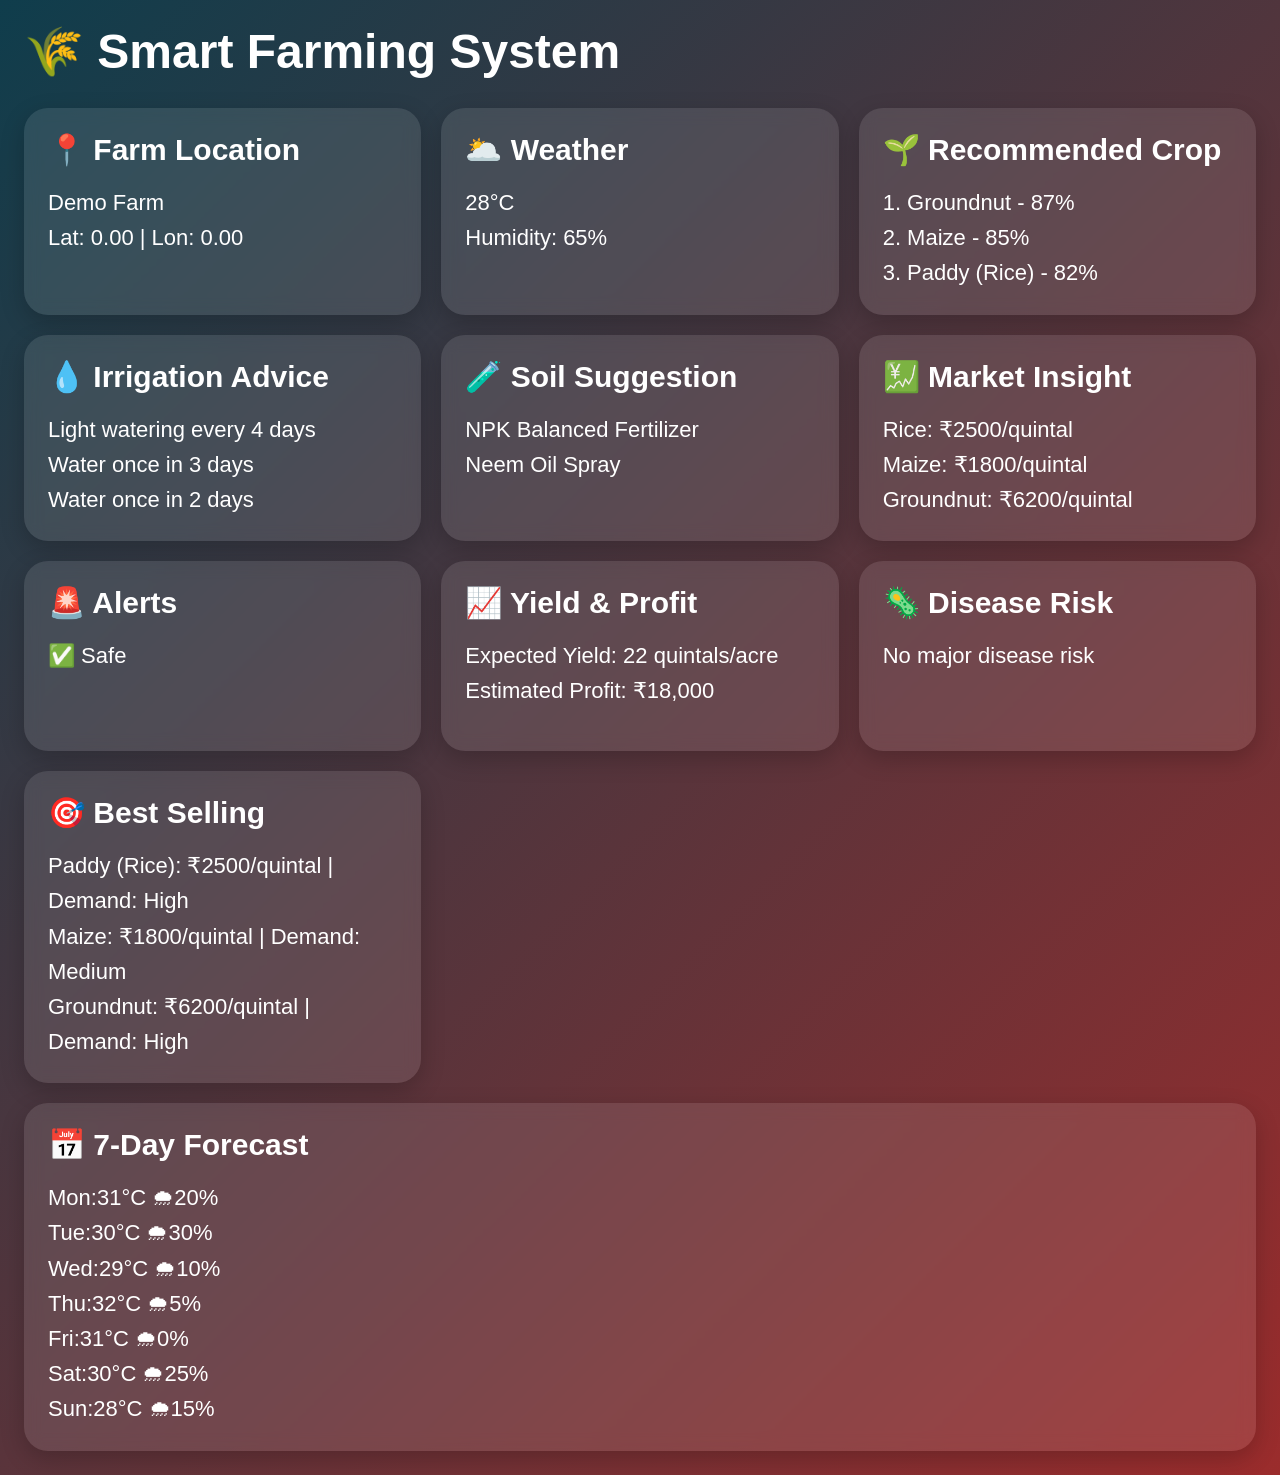
<file: index.html>
<!DOCTYPE html>
<html lang="en">
<head>
  <meta charset="UTF-8" />
  <meta name="viewport" content="width=device-width, initial-scale=1.0" />
  <title>Smart Farming Dashboard</title>
  <link rel="stylesheet" href="style.css" />
</head>
<body>
  <div class="wrap">
    <div class="top">
      <h1>🌾 Smart Farming System</h1>
    </div>

    <div class="grid">
      <div class="card"><h2>📍 Farm Location</h2><p id="location">Detecting...</p></div>
      <div class="card"><h2>🌥️ Weather</h2><p id="weather">Loading...</p></div>
      <div class="card"><h2>🌱 Recommended Crop</h2><p id="crop">Calculating...</p></div>
      <div class="card"><h2>💧 Irrigation Advice</h2><p id="irrigation">Waiting...</p></div>
      <div class="card"><h2>🧪 Soil Suggestion</h2><p id="soil"></p></div>
      <div class="card"><h2>💹 Market Insight</h2><p id="market"></p></div>
      <div class="card"><h2>🚨 Alerts</h2><p id="alerts"></p></div>
      <div class="card"><h2>📈 Yield & Profit</h2><p id="yield"></p></div>
      <div class="card"><h2>🦠 Disease Risk</h2><p id="disease"></p></div>
      <div class="card"><h2>🎯 Best Selling</h2><p id="bestSell"></p></div>
      <div class="card full"><h2>📅 7-Day Forecast</h2><p id="forecast">Loading...</p></div>
    </div>
  </div>

  <script src="data.js"></script>
  <script src="script.js"></script>
</body>
</html>
</file>
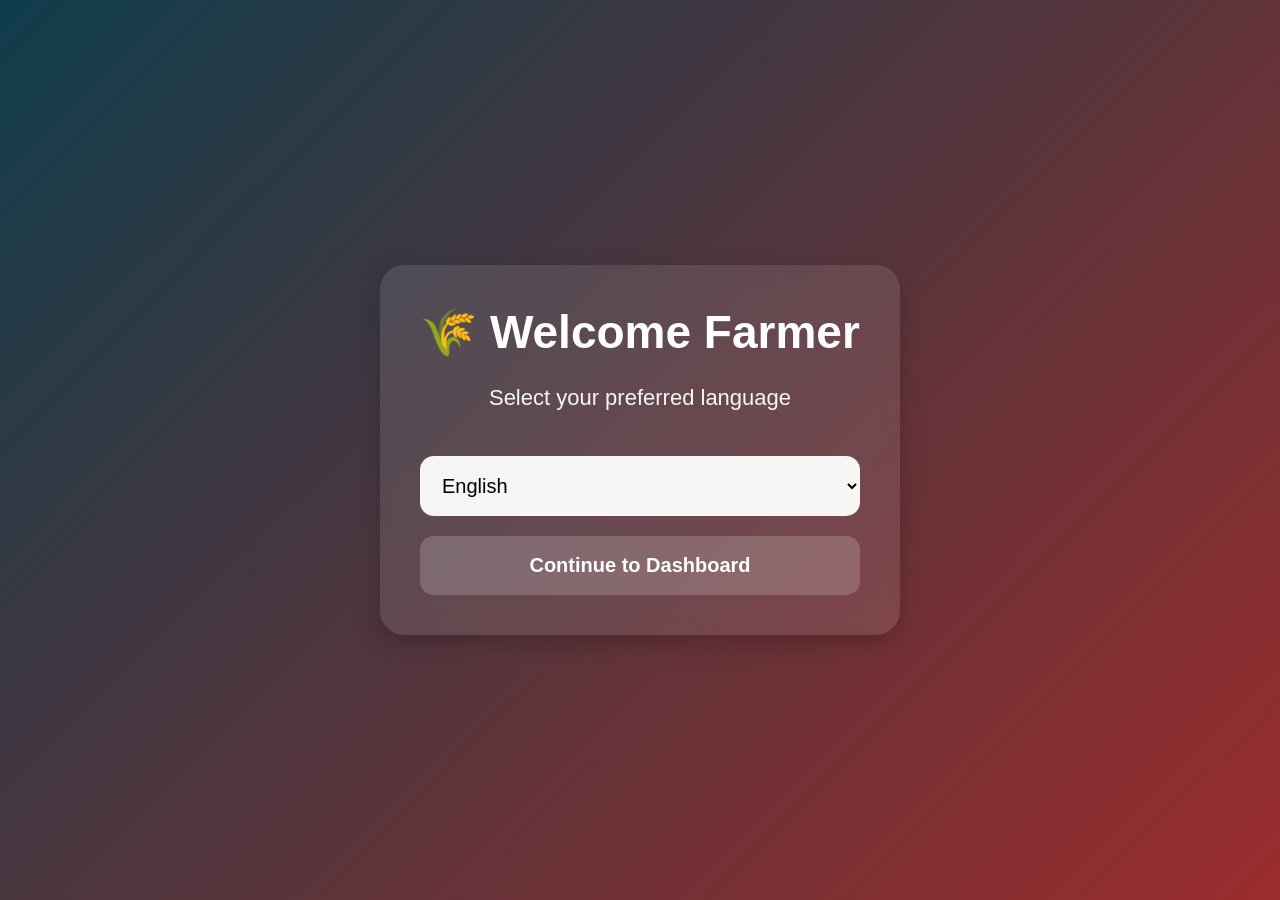
<file: login.html>
<html lang="en">
<head>
  <meta charset="UTF-8" />
  <meta name="viewport" content="width=device-width, initial-scale=1.0" />
  <title>Farmer Language Selection</title>
  <link rel="stylesheet" href="login.css" />
</head>
<body>
  <div class="login-box">
    <h1>🌾 Welcome Farmer</h1>
    <p>Select your preferred language</p>

    <select id="language">
      <option value="en">English</option>
      <option value="te">తెలుగు</option>
      <option value="hi">हिन्दी</option>
    </select>

    <button onclick="saveLanguage()">Continue to Dashboard</button>
  </div>

  <script src="login.js"></script>
</body>
</html>
</file>
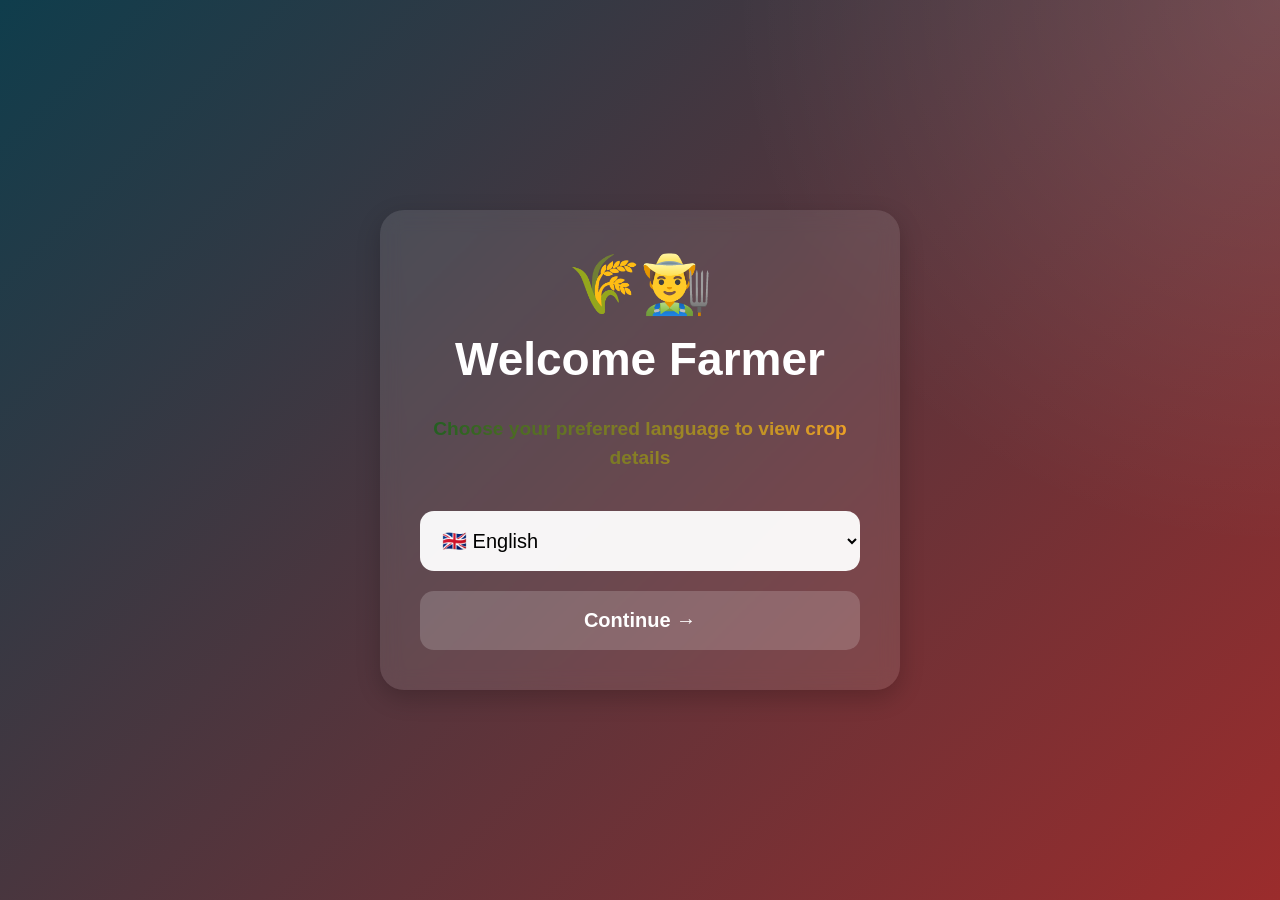
<file: welcome.html>
<!DOCTYPE html>
<html lang="en">
<head>
<meta charset="UTF-8">
<meta name="viewport" content="width=device-width, initial-scale=1.0">
<title>Select Language</title>
<link rel="stylesheet" href="login.css">
</head>
<body>
<div class="bg-overlay"></div>
<div class="login-box">
  <div class="farmer-icon">🌾👨‍🌾</div>
  <h1>Welcome Farmer</h1>
 <p style="font-weight: 800; font-size: 1.2rem; background: linear-gradient(90deg, #1b5e20, #f9a825); -webkit-background-clip: text; -webkit-text-fill-color: transparent; display: inline-block;">Choose your preferred language to view crop details</p>
</span>
  <select id="language">
    <option value="en">🇬🇧 English</option>
    <option value="te">🇮🇳 తెలుగు</option>
    <option value="hi">🇮🇳 हिन्दी</option>
  </select>
  <button onclick="saveLanguage()">Continue →</button>
</div>

<script>
function saveLanguage() {
  const lang = document.getElementById('language').value;
  localStorage.setItem('farmerLanguage', lang);
  window.location.href = 'index.html';
}
</script>
</body>
</html>
</file>
<file: style.css>
* {
  box-sizing: border-box;
}

body {
  margin: 0;
  font-family: Arial, sans-serif;
  color: #fff;
  background: linear-gradient(135deg, #0f3d4c, #9b2c2c);
  min-height: 100vh;
}

.wrap {
  padding: 24px;
}

.top h1 {
  font-size: 48px;
  margin: 0;
}

.grid {
  display: grid;
  grid-template-columns: repeat(3, 1fr);
  gap: 20px;
  margin-top: 28px;
}

.card {
  background: rgba(255, 255, 255, 0.1);
  backdrop-filter: blur(8px);
  border-radius: 24px;
  padding: 24px;
  min-height: 190px;
  box-shadow: 0 8px 24px rgba(0, 0, 0, 0.2);
}

.card h2 {
  margin: 0 0 18px;
  font-size: 30px;
}

.card p {
  font-size: 22px;
  line-height: 1.6;
  white-space: pre-line;
  margin: 0;
}

.full {
  grid-column: 1 / -1;
}

@media (max-width: 900px) {
  .grid {
    grid-template-columns: 1fr;
  }
}
</file>
<file: login.css>
* {
  box-sizing: border-box;
}

body {
  margin: 0;
  font-family: Arial, sans-serif;
  min-height: 100vh;
  display: flex;
  justify-content: center;
  align-items: center;
  background: linear-gradient(135deg, #0f3d4c, #9b2c2c);
  color: white;
  overflow: hidden;
}

.bg-overlay {
  position: absolute;
  inset: 0;
  background: radial-gradient(circle at top right, rgba(255,255,255,0.12), transparent 35%);
}

.login-box {
  width: 520px;
  background: rgba(255,255,255,0.1);
  backdrop-filter: blur(10px);
  border-radius: 24px;
  padding: 40px;
  text-align: center;
  box-shadow: 0 8px 24px rgba(0,0,0,0.2);
  position: relative;
  z-index: 2;
}

.farmer-icon {
  font-size: 58px;
  margin-bottom: 14px;
}

.login-box h1 {
  font-size: 46px;
  margin: 0 0 10px;
}

.login-box p {
  font-size: 22px;
  line-height: 1.5;
  opacity: 0.95;
}

select,
button {
  width: 100%;
  padding: 18px;
  margin-top: 20px;
  border-radius: 14px;
  border: none;
  font-size: 20px;
}

select {
  background: rgba(255,255,255,0.95);
}

button {
  background: rgba(255,255,255,0.18);
  color: white;
  font-weight: bold;
  cursor: pointer;
  transition: all 0.25s ease;
}

button:hover {
  transform: scale(1.02);
  background: rgba(255,255,255,0.24);
}
</file>
